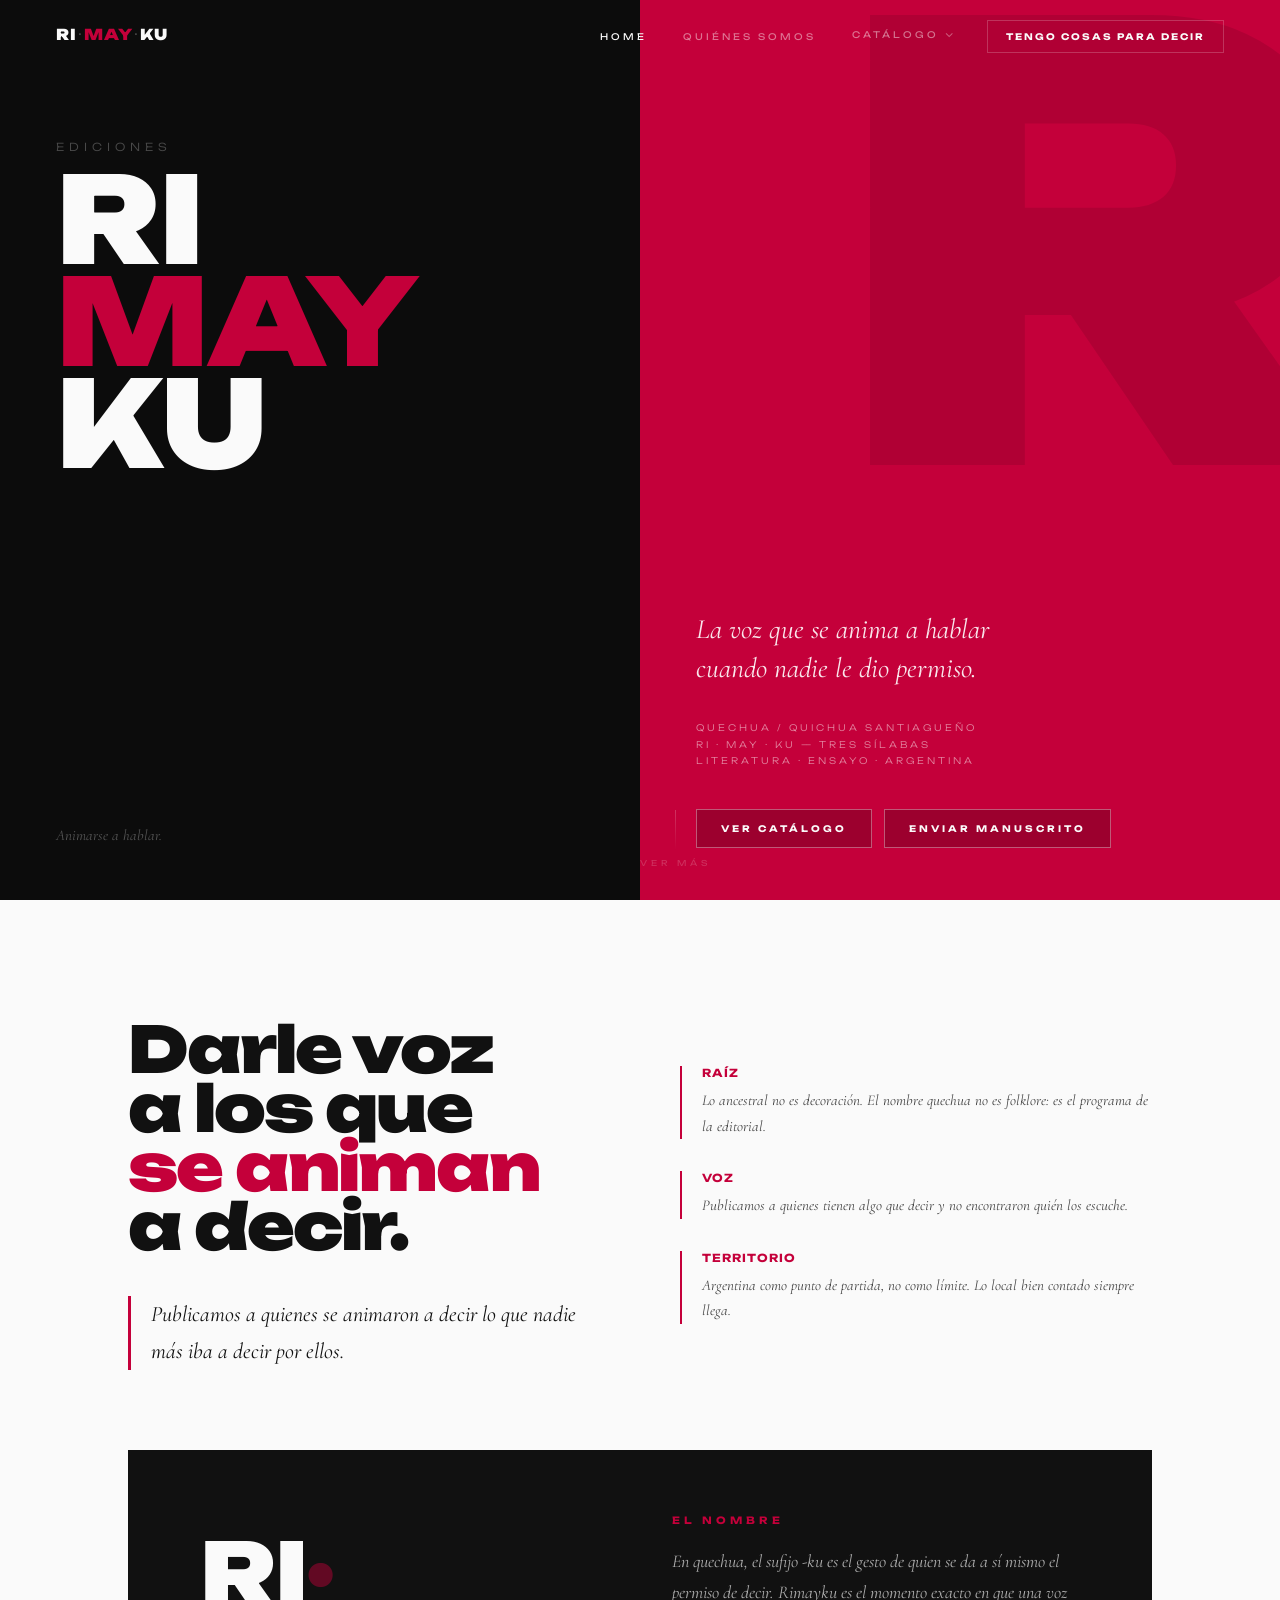
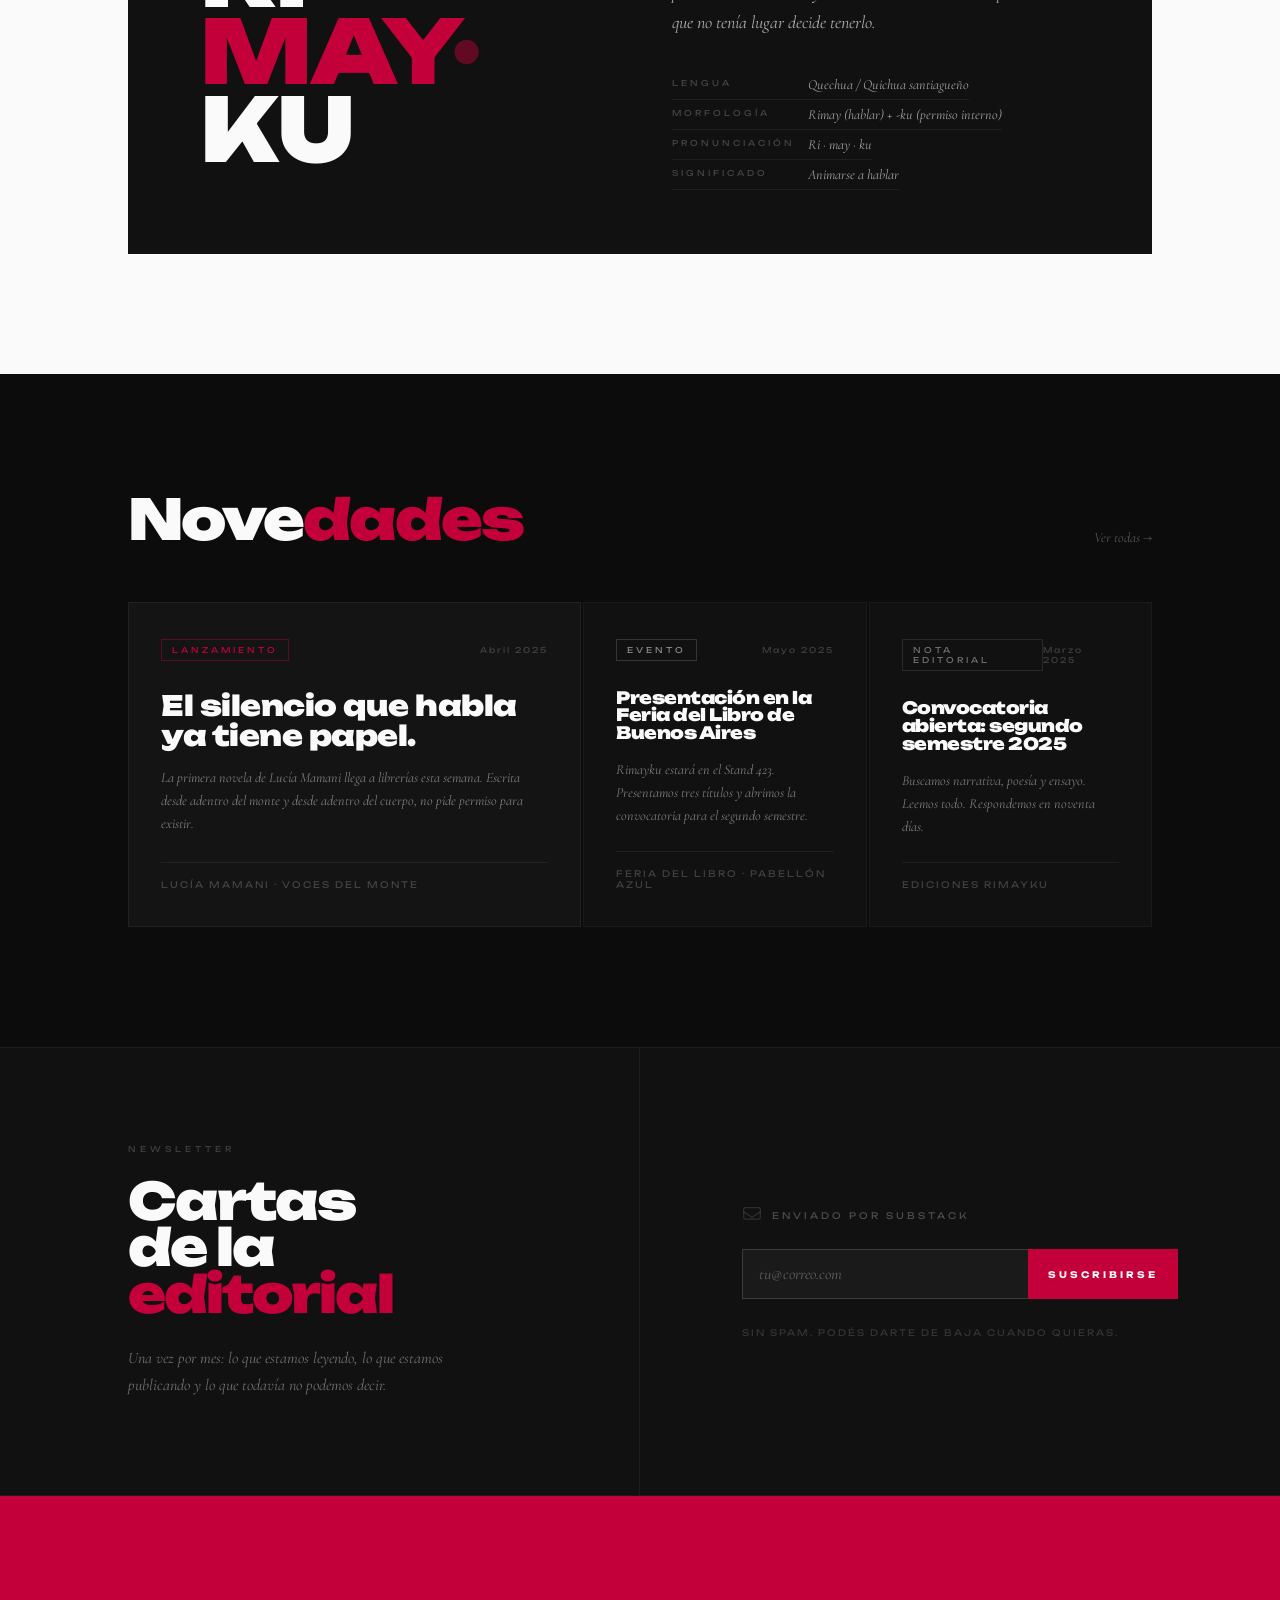
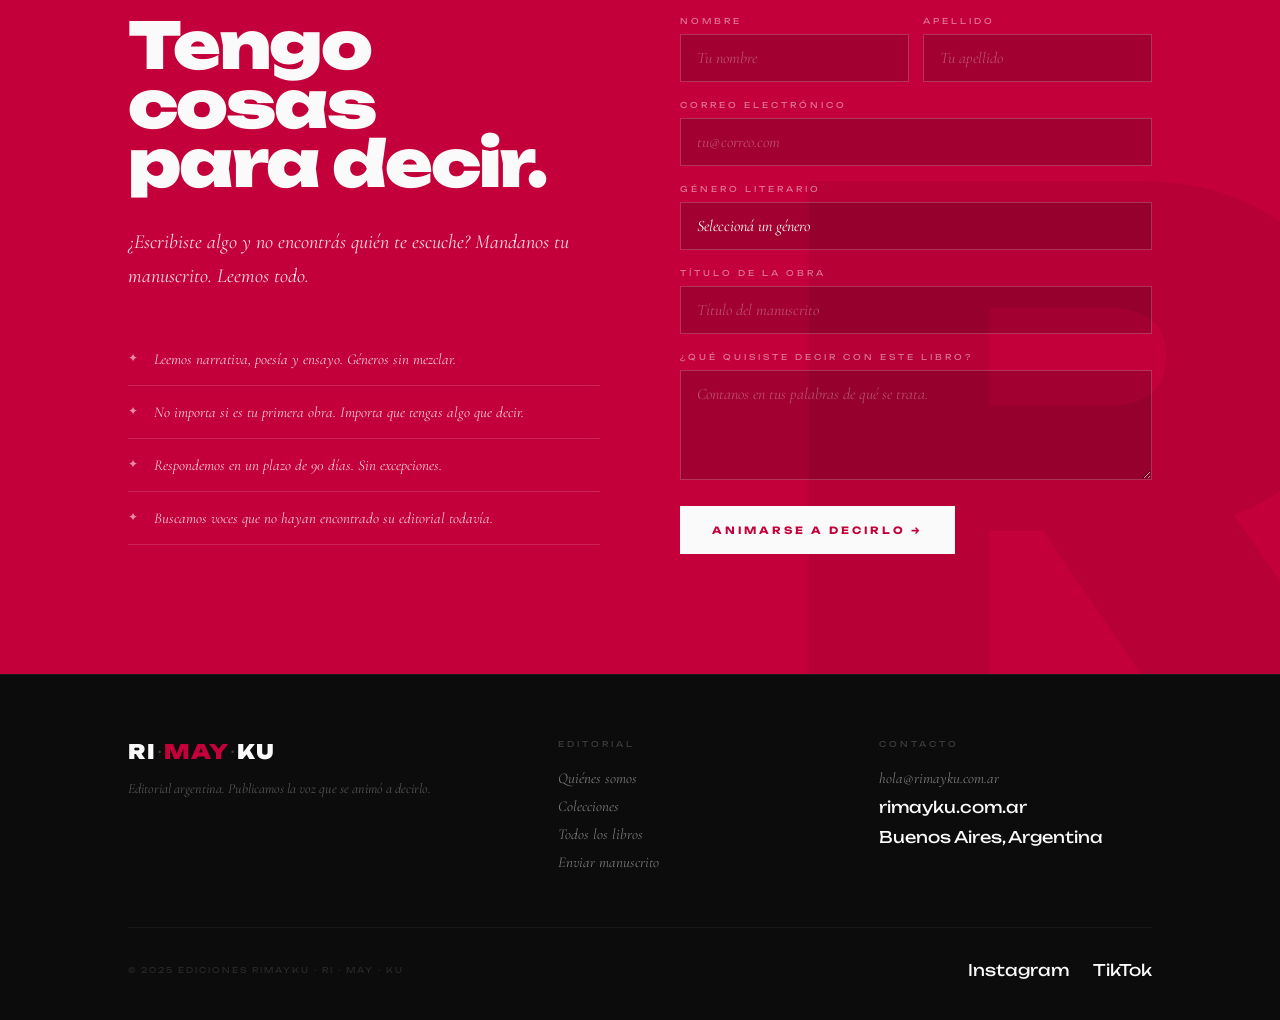
<file: index.html>
<!DOCTYPE html>
<html lang="es">
<head>
<meta charset="UTF-8">
<meta name="viewport" content="width=device-width, initial-scale=1.0">
<title>Ediciones Rimayku — Editorial argentina de narrativa, poesía y ensayo</title>
<meta name="description" content="Ediciones Rimayku es una editorial argentina independiente de narrativa, poesía y ensayo. Publicamos voces que todavía no encontraron su editorial. Buenos Aires.">
<meta property="og:type"        content="website">
<meta property="og:url"         content="https://rimayku.com.ar">
<meta property="og:title"       content="Ediciones Rimayku — Editorial argentina de narrativa, poesía y ensayo">
<meta property="og:description" content="Editorial argentina independiente. Narrativa, poesía y ensayo. Publicamos la voz que se animó a decirlo.">
<meta property="og:image"       content="https://rimayku.com.ar/favicon.png">
<meta name="twitter:card"       content="summary">
<link rel="canonical"           href="https://rimayku.com.ar/">
<link rel="icon" type="image/png" href="favicon.png">
<link rel="shortcut icon" href="favicon.ico">
<link href="https://fonts.googleapis.com/css2?family=Unbounded:wght@300;400;700;900&family=Cormorant+Garamond:ital,wght@0,300;1,300;1,400&display=swap" rel="stylesheet">
<link rel="stylesheet" href="styles.css">
<style>
/* ── HERO ── */
#home {
  min-height: 100vh;
  display: grid;
  grid-template-columns: 1fr 1fr;
  position: relative;
  overflow: hidden;
}

.hero-left {
  background: var(--night);
  display: flex;
  flex-direction: column;
  justify-content: space-between;
  padding: 140px 56px 56px;
  position: relative;
  z-index: 2;
}

.hero-right {
  background: var(--c);
  display: flex;
  flex-direction: column;
  justify-content: flex-end;
  padding: 52px 56px;
  position: relative;
  overflow: hidden;
}
.hero-right::before {
  font-size: 600px;
  color: rgba(0,0,0,0.1);
  right: -80px; top: -60px;
}

.hero-logo-wrap {
  opacity: 0;
  animation: fadeUp 1s ease 0.5s forwards;
}

.hero-sub {
  font-family: var(--ub);
  font-size: 11px; font-weight: 300;
  letter-spacing: 5px; text-transform: uppercase;
  color: rgba(255,255,255,0.25);
  margin-bottom: 14px;
}

.hero-syl {
  font-family: var(--ub);
  font-weight: 900;
  line-height: 0.85;
  letter-spacing: -2px;
}
.hs { display: block; font-size: clamp(72px,10vw,120px); }
.hs-w { color: var(--b); }
.hs-r { color: var(--c); }

.hero-foot {
  font-family: var(--cg);
  font-size: 15px; font-style: italic;
  color: rgba(255,255,255,0.3);
  opacity: 0;
  animation: fadeUp 1s ease 0.8s forwards;
}

.hero-right-content {
  position: relative; z-index: 1;
  opacity: 0;
  animation: fadeUp 1s ease 0.9s forwards;
}

.hero-tagline {
  font-family: var(--cg);
  font-size: clamp(18px,2.5vw,28px);
  font-style: italic; line-height: 1.4;
  color: rgba(255,255,255,0.9);
  margin-bottom: 32px; max-width: 340px;
}

.hero-def {
  font-family: var(--ub);
  font-size: 9px; font-weight: 300;
  letter-spacing: 3px; text-transform: uppercase;
  color: rgba(255,255,255,0.5); line-height: 1.8;
}

.hero-cta-wrap {
  margin-top: 40px;
  display: flex; gap: 12px; flex-wrap: wrap;
}

.btn-outline {
  display: inline-block;
  font-family: var(--ub);
  font-size: 9px; font-weight: 700;
  letter-spacing: 3px; text-transform: uppercase;
  text-decoration: none;
  color: var(--b);
  border: 1px solid rgba(255,255,255,0.35);
  padding: 13px 24px;
  transition: background 0.2s, border-color 0.2s;
  background: rgba(0,0,0,0.2);
}
.btn-outline:hover {
  background: rgba(0,0,0,0.45);
  border-color: rgba(255,255,255,0.8);
}

.scroll-hint {
  position: absolute;
  bottom: 32px; left: 50%;
  transform: translateX(-50%);
  z-index: 10;
  display: flex; flex-direction: column;
  align-items: center; gap: 8px;
  opacity: 0;
  animation: fadeUp 1s ease 1.6s forwards;
}
.scroll-hint span {
  font-size: 8px; letter-spacing: 4px;
  text-transform: uppercase; color: rgba(255,255,255,0.18);
}
.scroll-line {
  width: 1px; height: 40px;
  background: linear-gradient(to bottom, rgba(255,255,255,0.2), transparent);
  animation: scrollPulse 2s ease-in-out 2s infinite;
}

/* ── QUIÉNES SOMOS ── */
#quienes {
  background: var(--b);
  color: var(--n);
  padding: 120px 10vw;
}

.qs-grid {
  display: grid;
  grid-template-columns: 1fr 1fr;
  gap: 80px; align-items: center;
  margin-bottom: 80px;
}

.qs-left h2 {
  font-family: var(--ub);
  font-size: clamp(36px,5vw,64px);
  font-weight: 900;
  line-height: 0.92; letter-spacing: -2px;
  margin-bottom: 40px;
}
.qs-left h2 em { font-style: normal; color: var(--c); }

.qs-quote {
  font-family: var(--cg);
  font-size: clamp(16px,2vw,22px);
  font-style: italic; line-height: 1.7;
  color: var(--n);
  padding-left: 20px;
  border-left: 3px solid var(--c);
}

.qs-right { display: flex; flex-direction: column; gap: 32px; }

.pilar { padding-left: 20px; border-left: 2px solid var(--c); }
.pilar-title {
  font-family: var(--ub);
  font-size: 11px; font-weight: 700;
  letter-spacing: 1px; text-transform: uppercase;
  color: var(--c); margin-bottom: 8px;
}
.pilar-desc {
  font-family: var(--cg);
  font-size: 15px; font-style: italic;
  line-height: 1.7; color: #444;
}

.nombre-strip {
  background: var(--n);
  padding: 64px 72px;
  display: grid;
  grid-template-columns: 1fr 1fr;
  gap: 64px; align-items: center;
}

.nb-syl {
  font-family: var(--ub);
  font-size: clamp(48px,7vw,88px);
  font-weight: 900;
  line-height: 0.88; letter-spacing: -2px;
}
.nb-dot { color: var(--c); opacity: 0.45; }
.nb-word {
  font-family: var(--ub);
  font-size: 10px; font-weight: 700;
  letter-spacing: 4px; text-transform: uppercase;
  color: var(--c); margin-bottom: 20px;
}
.nb-def {
  font-family: var(--cg);
  font-size: 18px; font-style: italic;
  line-height: 1.7; color: rgba(255,255,255,0.65);
  margin-bottom: 32px;
}
.nb-tags { display: flex; flex-direction: column; }
.nb-tag { display: flex; }
.nb-tag-k {
  font-size: 8px; letter-spacing: 3px; text-transform: uppercase;
  color: rgba(255,255,255,0.22); width: 120px; flex-shrink: 0;
  padding: 8px 0; border-bottom: 0.5px solid rgba(255,255,255,0.06);
}
.nb-tag-v {
  font-family: var(--cg);
  font-size: 14px; font-style: italic;
  color: rgba(255,255,255,0.6);
  padding: 6px 0 6px 16px;
  border-bottom: 0.5px solid rgba(255,255,255,0.06);
}

/* ── NOVEDADES ── */
#novedades {
  background: var(--night);
  padding: 120px 10vw;
}

#novedades > .section-header {
  display: flex;
  justify-content: space-between;
  align-items: flex-end;
  margin-bottom: 56px;
}
#novedades h2 {
  font-family: var(--ub);
  font-size: clamp(32px,5vw,56px);
  font-weight: 900;
  letter-spacing: -2px; line-height: 0.92;
  color: var(--b);
}
#novedades h2 em { font-style: normal; color: var(--c); }

.novedades-all {
  font-family: var(--cg);
  font-size: 14px; font-style: italic;
  color: rgba(255,255,255,0.3);
  text-decoration: none;
  transition: color 0.2s;
  white-space: nowrap;
}
.novedades-all:hover { color: var(--c); }

.novedades-grid {
  display: grid;
  grid-template-columns: 1.6fr 1fr 1fr;
  gap: 2px;
}

.novedad-card {
  display: flex;
  flex-direction: column;
  justify-content: space-between;
  padding: 36px 32px;
  min-height: 320px;
  cursor: default;
  transition: background 0.2s;
}

.novedad-card.featured {
  background: rgba(255,255,255,0.03);
  border: 1px solid rgba(255,255,255,0.06);
}
.novedad-card.secondary {
  background: rgba(255,255,255,0.02);
  border: 1px solid rgba(255,255,255,0.04);
}
.novedad-card:hover { background: rgba(255,255,255,0.05); }

.nov-meta {
  display: flex;
  justify-content: space-between;
  align-items: center;
  margin-bottom: 28px;
}
.nov-tag {
  font-size: 8px; letter-spacing: 3px; text-transform: uppercase;
  padding: 5px 10px; border: 1px solid;
}
.nov-tag.lanzamiento { color: var(--c); border-color: rgba(196,0,58,0.4); }
.nov-tag.evento { color: rgba(255,255,255,0.5); border-color: rgba(255,255,255,0.15); }
.nov-tag.editorial { color: rgba(255,255,255,0.4); border-color: rgba(255,255,255,0.1); }

.nov-date {
  font-size: 8px; letter-spacing: 2px;
  color: rgba(255,255,255,0.2);
}

.nov-title {
  font-family: var(--ub);
  font-weight: 900;
  letter-spacing: -0.5px; line-height: 1.05;
  color: var(--b);
  margin-bottom: 16px;
}
.nov-title.large { font-size: clamp(20px,2.5vw,28px); }
.nov-title.small { font-size: 17px; }

.nov-excerpt {
  font-family: var(--cg);
  font-size: 14px; font-style: italic;
  line-height: 1.65; color: rgba(255,255,255,0.45);
  flex-grow: 1;
  margin-bottom: 24px;
}

.nov-author {
  font-size: 9px; letter-spacing: 2px; text-transform: uppercase;
  color: rgba(255,255,255,0.2);
  border-top: 1px solid rgba(255,255,255,0.06);
  padding-top: 16px;
}

/* ── MANUSCRITO ── */
#manuscrito {
  background: var(--c);
  padding: 120px 10vw;
  position: relative;
  overflow: hidden;
}
#manuscrito::before {
  font-size: 700px;
  color: rgba(0,0,0,0.07);
  right: -100px; bottom: -120px;
}

.ms-grid {
  display: grid;
  grid-template-columns: 1fr 1fr;
  gap: 80px; align-items: start;
  position: relative; z-index: 1;
}

.ms-left h2 {
  font-family: var(--ub);
  font-size: clamp(36px,5vw,64px);
  font-weight: 900;
  line-height: 0.92; letter-spacing: -2px;
  color: var(--b); margin-bottom: 32px;
}

.ms-copy {
  font-family: var(--cg);
  font-size: clamp(16px,2vw,20px);
  font-style: italic; line-height: 1.7;
  color: rgba(255,255,255,0.85); margin-bottom: 40px;
}

.ms-conditions { display: flex; flex-direction: column; }
.ms-cond {
  display: flex; gap: 16px; align-items: flex-start;
  padding: 14px 0;
  border-bottom: 1px solid rgba(255,255,255,0.14);
}
.ms-cond-icon { color: rgba(255,255,255,0.55); font-size: 12px; flex-shrink: 0; margin-top: 3px; }
.ms-cond-text {
  font-family: var(--cg);
  font-size: 15px; font-style: italic;
  line-height: 1.6; color: rgba(255,255,255,0.8);
}

.ms-form { display: flex; flex-direction: column; gap: 18px; }

.form-field { display: flex; flex-direction: column; gap: 8px; }
.form-field label {
  font-size: 8px; letter-spacing: 3px;
  text-transform: uppercase; color: rgba(255,255,255,0.45);
}
.form-field input,
.form-field textarea,
.form-field select {
  font-family: var(--cg);
  font-size: 16px; font-style: italic;
  color: var(--b);
  background: rgba(0,0,0,0.18);
  border: 1px solid rgba(255,255,255,0.2);
  padding: 13px 16px; outline: none;
  transition: border-color 0.2s;
  -webkit-appearance: none; appearance: none;
}
.form-field input::placeholder,
.form-field textarea::placeholder { color: rgba(255,255,255,0.3); }
.form-field input:focus,
.form-field textarea:focus,
.form-field select:focus { border-color: rgba(255,255,255,0.65); }
.form-field textarea { resize: vertical; min-height: 110px; }
.form-field select option { background: #1a0010; color: var(--b); }

.form-row { display: grid; grid-template-columns: 1fr 1fr; gap: 14px; }

.form-submit {
  font-family: var(--ub);
  font-size: 10px; font-weight: 700;
  letter-spacing: 3px; text-transform: uppercase;
  color: var(--c); background: var(--b);
  border: none; padding: 18px 32px;
  cursor: pointer; align-self: flex-start;
  margin-top: 8px;
  transition: background 0.2s, color 0.2s;
}
.form-submit:hover { background: var(--n); color: var(--b); }
.form-submit:disabled {
  background: rgba(0,0,0,0.25);
  color: rgba(255,255,255,0.5);
  cursor: default;
}
.form-status {
  font-family: var(--cg);
  font-size: 16px; line-height: 1.4;
  font-style: italic;
  margin-top: 12px;
}
.form-status.ok  { color: var(--c); }
.form-status.err { color: rgba(0,0,0,0.7); }

/* ── NEWSLETTER ── */
#newsletter {
  background: var(--n);
  padding: 0;
  border-top: 1px solid rgba(255,255,255,0.05);
  border-bottom: 1px solid rgba(255,255,255,0.05);
}

.nl-inner {
  display: grid;
  grid-template-columns: 1fr 1fr;
}

.nl-left {
  padding: 96px 10vw 96px 10vw;
  background: var(--n);
  border-right: 1px solid rgba(255,255,255,0.05);
}

.nl-label {
  font-size: 8px; letter-spacing: 4px; text-transform: uppercase;
  color: rgba(255,255,255,0.2); margin-bottom: 24px;
}

.nl-title {
  font-family: var(--ub);
  font-size: clamp(32px,4vw,52px);
  font-weight: 900;
  letter-spacing: -2px; line-height: 0.9;
  color: var(--b); margin-bottom: 28px;
}
.nl-title em { font-style: normal; color: var(--c); }

.nl-desc {
  font-family: var(--cg);
  font-size: 16px; font-style: italic;
  line-height: 1.7; color: rgba(255,255,255,0.4);
  max-width: 320px;
}

.nl-right {
  padding: 96px 8vw 96px 8vw;
  display: flex; flex-direction: column; justify-content: center; gap: 24px;
}

.nl-platform {
  display: flex; align-items: center; gap: 10px;
  font-size: 9px; letter-spacing: 3px; text-transform: uppercase;
  color: rgba(255,255,255,0.25);
}

/* Newsletter form */
.nl-form {
  display: flex;
  gap: 0;
}
.nl-input {
  font-family: var(--cg);
  font-size: 16px; font-style: italic;
  color: var(--b);
  background: rgba(255,255,255,0.04);
  border: 1px solid rgba(255,255,255,0.15);
  border-right: none;
  padding: 14px 16px;
  outline: none;
  flex: 1;
  min-width: 0;
  transition: border-color 0.2s;
}
.nl-input::placeholder { color: rgba(255,255,255,0.3); }
.nl-input:focus { border-color: rgba(255,255,255,0.5); }
.nl-btn {
  font-family: var(--ub);
  font-size: 9px; font-weight: 700;
  letter-spacing: 3px; text-transform: uppercase;
  color: var(--b);
  background: var(--c);
  border: none;
  padding: 14px 20px;
  cursor: pointer;
  white-space: nowrap;
  transition: background 0.2s;
}
.nl-btn:hover { background: #a0002e; }

.nl-disclaimer {
  font-size: 9px; letter-spacing: 2px; text-transform: uppercase;
  color: rgba(255,255,255,0.15); margin-top: 4px;
}

/* ── RESPONSIVE HOME ── */
@media (max-width: 900px) {
  #home { grid-template-columns: 1fr; }
  .hero-left { padding: 120px 24px 48px; }
  .hero-right { min-height: 50vh; padding: 40px 24px; }

  #quienes { padding: 80px 6vw; }
  .qs-grid { grid-template-columns: 1fr; gap: 48px; }
  .nombre-strip { grid-template-columns: 1fr; padding: 48px 24px; gap: 36px; }

  #novedades { padding: 80px 6vw; }
  .novedades-grid { grid-template-columns: 1fr; }

  .nl-inner { grid-template-columns: 1fr; }
  .nl-left { padding: 64px 6vw; border-right: none; border-bottom: 1px solid rgba(255,255,255,0.05); }
  .nl-right { padding: 48px 6vw; }
  .novedad-card { min-height: auto; }
  #novedades > .section-header { flex-direction: column; align-items: flex-start; gap: 12px; }

  #manuscrito { padding: 80px 6vw; }
  .ms-grid { grid-template-columns: 1fr; gap: 48px; }
  .form-row { grid-template-columns: 1fr; }
}
</style>
<script type="application/ld+json">
{
  "@context": "https://schema.org",
  "@type": "Organization",
  "name": "Ediciones Rimayku",
  "url": "https://rimayku.com.ar",
  "logo": "https://rimayku.com.ar/favicon.png",
  "description": "Editorial argentina independiente de narrativa, poesía y ensayo. Publicamos voces que todavía no encontraron su editorial.",
  "address": {
    "@type": "PostalAddress",
    "addressLocality": "Buenos Aires",
    "addressCountry": "AR"
  },
  "contactPoint": {
    "@type": "ContactPoint",
    "email": "hola@rimayku.com.ar",
    "contactType": "editorial"
  },
  "sameAs": []
}
</script>
<script type="application/ld+json">
{
  "@context": "https://schema.org",
  "@type": "WebSite",
  "name": "Ediciones Rimayku",
  "url": "https://rimayku.com.ar",
  "description": "Editorial argentina de narrativa, poesía y ensayo"
}
</script>
</head>
<body>

<!-- ══ MOBILE MENU ══ -->
<div class="mobile-menu" id="mobileMenu">
  <span class="mobile-close" id="mobileClose">✕</span>
  <a href="#home" onclick="closeMobile()">Home</a>
  <a href="#quienes" onclick="closeMobile()">Quiénes somos</a>
  <a href="catalogo/colecciones.html" onclick="closeMobile()">Colecciones</a>
  <a href="catalogo/libros.html" onclick="closeMobile()">Todos los libros</a>
  <a href="catalogo/autores.html" onclick="closeMobile()">Autores</a>
  <a href="#manuscrito" onclick="closeMobile()">Tengo cosas para decir</a>
</div>

<!-- ══ NAV ══ -->
<nav id="nav">
  <a href="index.html" class="nav-logo">
    <span class="sil">RI</span><span class="sil-dot">·</span><span class="sil-accent">MAY</span><span class="sil-dot">·</span><span class="sil">KU</span>
  </a>
  <ul class="nav-links">
    <li><a href="#home" class="active">Home</a></li>
    <li><a href="#quienes">Quiénes somos</a></li>
    <li class="nav-item-dropdown" id="dropdownItem">
      <a href="catalogo/colecciones.html" class="dropdown-toggle" id="dropdownToggle">
        Catálogo <span class="dropdown-arrow" id="dropdownArrow"></span>
      </a>
      <div class="dropdown-menu" id="dropdownMenu">
        <a href="catalogo/colecciones.html">Colecciones</a>
        <a href="catalogo/libros.html">Todos los libros</a>
        <a href="catalogo/autores.html">Autores</a>
      </div>
    </li>
    <li><a href="#manuscrito" class="nav-cta">Tengo cosas para decir</a></li>
  </ul>
  <div class="nav-hamburger" id="hamburger">
    <span></span><span></span><span></span>
  </div>
</nav>

<!-- ══ HOME ══ -->
<section id="home">
  <div class="hero-left">
    <div class="hero-logo-wrap">
      <div class="hero-sub">Ediciones</div>
      <div class="hero-syl">
        <span class="hs hs-w">RI</span>
        <span class="hs hs-r">MAY</span>
        <span class="hs hs-w">KU</span>
      </div>
    </div>
    <div class="hero-foot">Animarse a hablar.</div>
  </div>

  <div class="hero-right deco-r">
    <div class="hero-right-content">
      <div class="hero-tagline">La voz que se anima a hablar cuando nadie le dio permiso.</div>
      <div class="hero-def">
        Quechua / Quichua santiagueño<br>
        Ri · may · ku — tres sílabas<br>
        Literatura · Ensayo · Argentina
      </div>
      <div class="hero-cta-wrap">
        <a href="catalogo/colecciones.html" class="btn-outline">Ver catálogo</a>
        <a href="#manuscrito" class="btn-outline">Enviar manuscrito</a>
      </div>
    </div>
  </div>

  <div class="scroll-hint">
    <div class="scroll-line"></div>
    <span>Ver más</span>
  </div>
</section>

<!-- ══ QUIÉNES SOMOS ══ -->
<section id="quienes">
  <div class="qs-grid">
    <div class="qs-left reveal">
      <h2>Darle voz<br>a los que<br><em>se animan</em><br>a decir.</h2>
      <div class="qs-quote">Publicamos a quienes se animaron a decir lo que nadie más iba a decir por ellos.</div>
    </div>
    <div class="qs-right reveal reveal-d2">
      <div class="pilar">
        <div class="pilar-title">Raíz</div>
        <div class="pilar-desc">Lo ancestral no es decoración. El nombre quechua no es folklore: es el programa de la editorial.</div>
      </div>
      <div class="pilar">
        <div class="pilar-title">Voz</div>
        <div class="pilar-desc">Publicamos a quienes tienen algo que decir y no encontraron quién los escuche.</div>
      </div>
      <div class="pilar">
        <div class="pilar-title">Territorio</div>
        <div class="pilar-desc">Argentina como punto de partida, no como límite. Lo local bien contado siempre llega.</div>
      </div>
    </div>
  </div>

  <div class="nombre-strip reveal">
    <div class="nb-syl">
      <span style="color:var(--b);">RI</span><span class="nb-dot">·</span><br>
      <span style="color:var(--c);">MAY</span><span class="nb-dot">·</span><br>
      <span style="color:var(--b);">KU</span>
    </div>
    <div>
      <div class="nb-word">El nombre</div>
      <div class="nb-def">En quechua, el sufijo -ku es el gesto de quien se da a sí mismo el permiso de decir. Rimayku es el momento exacto en que una voz que no tenía lugar decide tenerlo.</div>
      <div class="nb-tags">
        <div class="nb-tag"><div class="nb-tag-k">Lengua</div><div class="nb-tag-v">Quechua / Quichua santiagueño</div></div>
        <div class="nb-tag"><div class="nb-tag-k">Morfología</div><div class="nb-tag-v">Rimay (hablar) + -ku (permiso interno)</div></div>
        <div class="nb-tag"><div class="nb-tag-k">Pronunciación</div><div class="nb-tag-v">Ri · may · ku</div></div>
        <div class="nb-tag"><div class="nb-tag-k">Significado</div><div class="nb-tag-v">Animarse a hablar</div></div>
      </div>
    </div>
  </div>
</section>

<!-- ══ NOVEDADES ══ -->
<section id="novedades">
  <div class="section-header reveal">
    <h2>Nove<em>dades</em></h2>
    <a href="#" class="novedades-all">Ver todas →</a>
  </div>

  <div class="novedades-grid" id="novedadesGrid"></div>
</section>

<!-- ══ NEWSLETTER ══ -->
<section id="newsletter">
  <div class="nl-inner">
    <div class="nl-left reveal">
      <div class="nl-label">Newsletter</div>
      <h2 class="nl-title">Cartas<br>de la<br><em>editorial</em></h2>
      <div class="nl-desc">Una vez por mes: lo que estamos leyendo, lo que estamos publicando y lo que todavía no podemos decir.</div>
    </div>
    <div class="nl-right reveal reveal-d2">
      <div class="nl-platform">
        <svg width="20" height="20" viewBox="0 0 24 24" fill="none" style="flex-shrink:0;opacity:0.5;">
          <rect x="2" y="3" width="20" height="14" rx="2" stroke="currentColor" stroke-width="1.5"/>
          <path d="M2 8l10 7 10-7" stroke="currentColor" stroke-width="1.5"/>
        </svg>
        <span>Enviado por Substack</span>
      </div>
      <form class="nl-form" onsubmit="submitNewsletter(event)">
        <input class="nl-input" id="nlEmail" type="email" placeholder="tu@correo.com" required>
        <button class="nl-btn" type="submit">Suscribirse</button>
      </form>
      <div class="nl-disclaimer">Sin spam. Podés darte de baja cuando quieras.</div>
    </div>
  </div>
</section>

<!-- ══ TENGO COSAS PARA DECIR ══ -->
<section id="manuscrito" class="deco-r">
  <div class="ms-grid">
    <div class="ms-left reveal">
      <h2>Tengo cosas<br>para decir.</h2>
      <div class="ms-copy">¿Escribiste algo y no encontrás quién te escuche? Mandanos tu manuscrito. Leemos todo.</div>
      <div class="ms-conditions">
        <div class="ms-cond">
          <div class="ms-cond-icon">✦</div>
          <div class="ms-cond-text">Leemos narrativa, poesía y ensayo. Géneros sin mezclar.</div>
        </div>
        <div class="ms-cond">
          <div class="ms-cond-icon">✦</div>
          <div class="ms-cond-text">No importa si es tu primera obra. Importa que tengas algo que decir.</div>
        </div>
        <div class="ms-cond">
          <div class="ms-cond-icon">✦</div>
          <div class="ms-cond-text">Respondemos en un plazo de 90 días. Sin excepciones.</div>
        </div>
        <div class="ms-cond">
          <div class="ms-cond-icon">✦</div>
          <div class="ms-cond-text">Buscamos voces que no hayan encontrado su editorial todavía.</div>
        </div>
      </div>
    </div>

    <div class="ms-right reveal reveal-d2">
      <form id="manuscritoForm" class="ms-form" onsubmit="handleSubmit(event)">
        <div class="form-row">
          <div class="form-field">
            <label>Nombre</label>
            <input type="text" name="nombre" placeholder="Tu nombre" required>
          </div>
          <div class="form-field">
            <label>Apellido</label>
            <input type="text" name="apellido" placeholder="Tu apellido" required>
          </div>
        </div>
        <div class="form-field">
          <label>Correo electrónico</label>
          <input type="email" name="email" placeholder="tu@correo.com" required>
        </div>
        <div class="form-field">
          <label>Género literario</label>
          <select name="genero" required>
            <option value="" disabled selected>Seleccioná un género</option>
            <option>Narrativa</option>
            <option>Poesía</option>
            <option>Ensayo</option>
            <option>No ficción</option>
          </select>
        </div>
        <div class="form-field">
          <label>Título de la obra</label>
          <input type="text" name="titulo" placeholder="Título del manuscrito" required>
        </div>
        <div class="form-field">
          <label>¿Qué quisiste decir con este libro?</label>
          <textarea name="sinopsis" placeholder="Contanos en tus palabras de qué se trata." required></textarea>
        </div>
        <button type="submit" class="form-submit" id="submitBtn">Animarse a decirlo →</button>
        <div id="formStatus" class="form-status" hidden></div>
      </form>
    </div>
  </div>
</section>

<!-- ══ FOOTER ══ -->
<footer>
  <div class="footer-top">
    <div>
      <div class="footer-logo">
        <span class="sil">RI</span><span class="sil-dot">·</span><span class="sil-accent">MAY</span><span class="sil-dot">·</span><span class="sil">KU</span>
      </div>
      <div class="footer-tagline">Editorial argentina. Publicamos la voz que se animó a decirlo.</div>
    </div>
    <div>
      <div class="footer-col-title">Editorial</div>
      <div class="footer-links">
        <a href="#quienes">Quiénes somos</a>
        <a href="catalogo/colecciones.html">Colecciones</a>
        <a href="catalogo/libros.html">Todos los libros</a>
        <a href="#manuscrito">Enviar manuscrito</a>
      </div>
    </div>
    <div>
      <div class="footer-col-title">Contacto</div>
      <div class="footer-links">
        <a href="mailto:hola@rimayku.com.ar">hola@rimayku.com.ar</a>
        <span class="footer-links">rimayku.com.ar</span><!-- TODO: link cuando el dominio esté activo -->
        <span class="footer-links">Buenos Aires, Argentina</span>
      </div>
    </div>
  </div>
  <div class="footer-bottom">
    <div class="footer-copy">© 2025 Ediciones Rimayku · Ri · may · ku</div>
    <div class="footer-social">
      <!-- TODO: reemplazar con URLs reales de redes sociales -->
      <span>Instagram</span>
      <span>TikTok</span>
    </div>
  </div>
</footer>

<script src="js/site.js"></script>
<script>
// Novedades desde JSON
const TIPO_LABELS = { lanzamiento: 'Lanzamiento', evento: 'Evento', editorial: 'Nota editorial' };
const NOV_DELAYS = ['', 'reveal-d1', 'reveal-d2'];

function renderNovedades(items) {
  const grid = document.getElementById('novedadesGrid');
  grid.innerHTML = items.map((n, i) => {
    const featured = n.destacada;
    return `
      <div class="novedad-card ${featured ? 'featured' : 'secondary'} reveal ${NOV_DELAYS[i]}">
        <div class="nov-meta">
          <span class="nov-tag ${n.tipo}">${TIPO_LABELS[n.tipo]}</span>
          <span class="nov-date">${n.fecha}</span>
        </div>
        <div>
          <div class="nov-title ${featured ? 'large' : 'small'}">${n.titulo}</div>
          <div class="nov-excerpt">${n.excerpt}</div>
        </div>
        <div class="nov-author">${n.autor_pie}</div>
      </div>`;
  }).join('');
  grid.querySelectorAll('.reveal').forEach(el => observer.observe(el));
}

fetch('content/novedades.json')
  .then(r => r.json())
  .then(data => renderNovedades(data.items))
  .catch(() => {});

// Form
const FORMSPREE_ENDPOINT = 'https://formspree.io/f/xwvadnnq';

async function handleSubmit(e) {
  e.preventDefault();
  const form = e.target;
  const btn = document.getElementById('submitBtn');
  const status = document.getElementById('formStatus');
  const original = btn.textContent;

  btn.disabled = true;
  btn.textContent = 'Enviando…';
  status.hidden = true;

  try {
    const res = await fetch(FORMSPREE_ENDPOINT, {
      method: 'POST',
      headers: { Accept: 'application/json' },
      body: new FormData(form),
    });
    if (!res.ok) throw new Error('Formspree respondió con error');
    btn.textContent = 'Manuscrito recibido ✦';
    status.textContent = 'Gracias. Te respondemos en un plazo de 90 días.';
    status.className = 'form-status ok';
    status.hidden = false;
    form.reset();
  } catch (err) {
    btn.disabled = false;
    btn.textContent = original;
    status.textContent = 'No pudimos enviar tu manuscrito. Probá de nuevo o escribinos a hola@rimayku.com.ar';
    status.className = 'form-status err';
    status.hidden = false;
  }
}
</script>

<script>
function submitNewsletter(e) {
  e.preventDefault();
  const email = encodeURIComponent(document.getElementById('nlEmail').value);
  window.open('https://rimayku.substack.com?email=' + email, '_blank');
}
</script>
</body>
</html>
</file>
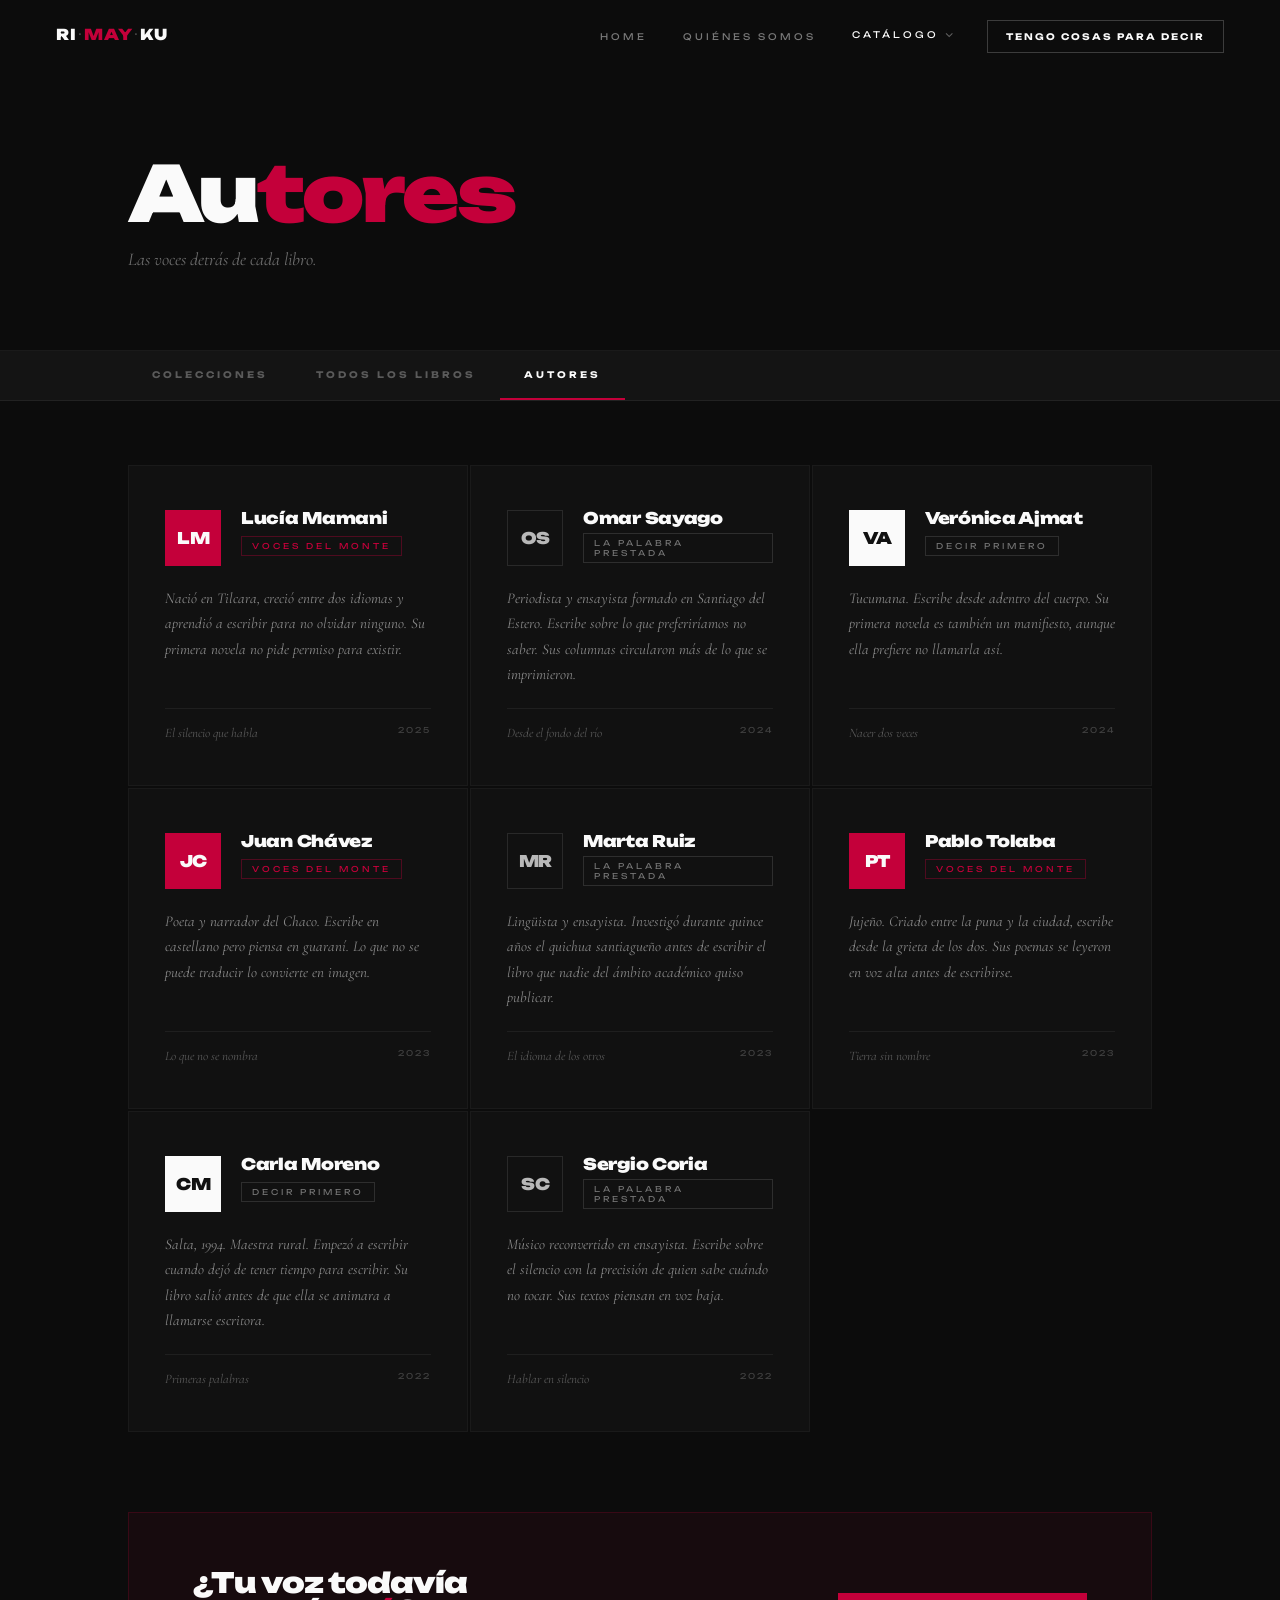
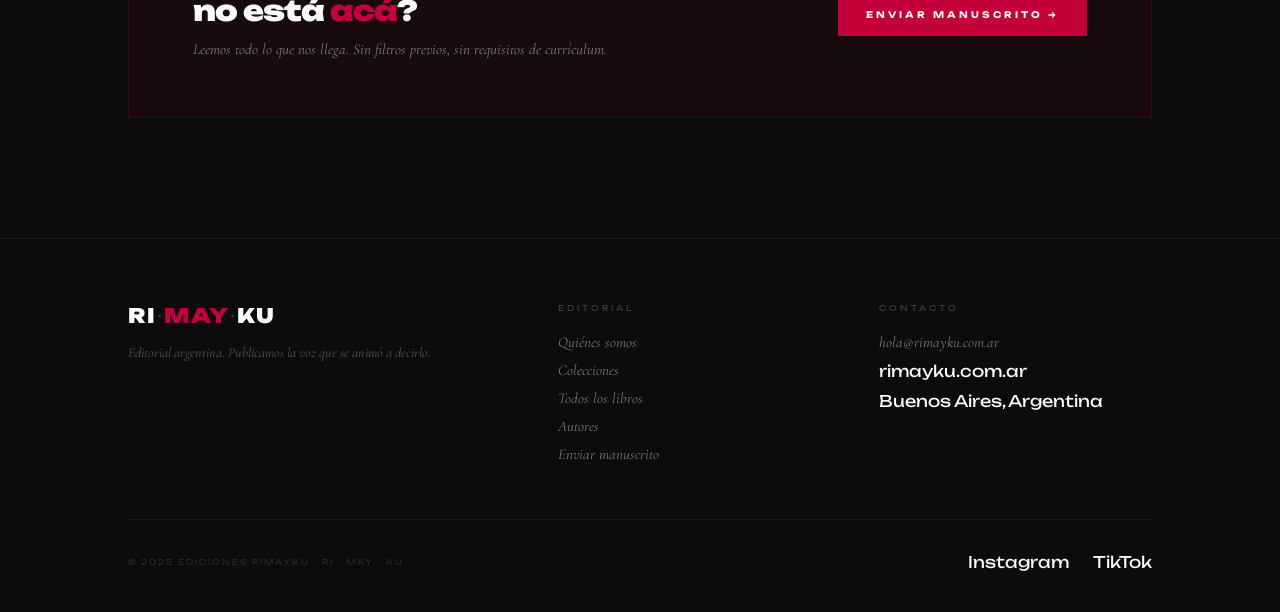
<file: catalogo/autores.html>
<!DOCTYPE html>
<html lang="es">
<head>
<meta charset="UTF-8">
<meta name="viewport" content="width=device-width, initial-scale=1.0">
<title>Autores — Ediciones Rimayku</title>
<meta name="description" content="Los autores de Ediciones Rimayku. Narrativa, poesía y ensayo de voces argentinas e iberoamericanas.">
<meta property="og:type"        content="website">
<meta property="og:url"         content="https://rimayku.com.ar/catalogo/autores.html">
<meta property="og:title"       content="Autores — Ediciones Rimayku">
<meta property="og:description" content="Los autores de Ediciones Rimayku.">
<meta property="og:image"       content="https://rimayku.com.ar/favicon.png">
<meta name="twitter:card"       content="summary">
<link rel="canonical"           href="https://rimayku.com.ar/catalogo/autores.html">
<link rel="icon" type="image/png" href="../favicon.png">
<link rel="shortcut icon" href="../favicon.ico">
<link href="https://fonts.googleapis.com/css2?family=Unbounded:wght@300;400;700;900&family=Cormorant+Garamond:ital,wght@0,300;1,300;1,400&display=swap" rel="stylesheet">
<link rel="stylesheet" href="../styles.css">
<style>
.autores-section {
  padding: 64px 10vw 120px;
}

.autores-grid {
  display: grid;
  grid-template-columns: repeat(3, 1fr);
  gap: 2px;
  margin-bottom: 80px;
}

.autor-card {
  padding: 44px 36px;
  background: rgba(255,255,255,0.02);
  border: 1px solid rgba(255,255,255,0.04);
  display: flex;
  flex-direction: column;
  gap: 20px;
  transition: background 0.2s, border-color 0.2s;
  cursor: default;
}
.autor-card:hover {
  background: rgba(255,255,255,0.04);
  border-color: rgba(255,255,255,0.08);
}

.autor-header { display: flex; gap: 20px; align-items: flex-start; }

.autor-initials {
  width: 56px; height: 56px;
  flex-shrink: 0;
  display: flex; align-items: center; justify-content: center;
  font-family: var(--ub);
  font-weight: 900; font-size: 16px;
  letter-spacing: -0.5px;
}

.autor-meta {}
.autor-name {
  font-family: var(--ub);
  font-weight: 900;
  font-size: 16px; letter-spacing: -0.3px;
  color: var(--b);
  margin-bottom: 6px;
  line-height: 1.1;
}
.autor-coleccion {
  font-size: 8px; letter-spacing: 3px;
  text-transform: uppercase;
  padding: 4px 10px;
  border: 1px solid;
  display: inline-block;
}

.autor-bio {
  font-family: var(--cg);
  font-size: 15px; font-style: italic;
  line-height: 1.7;
  color: rgba(255,255,255,0.5);
  flex-grow: 1;
}

.autor-libros {
  border-top: 1px solid rgba(255,255,255,0.06);
  padding-top: 16px;
  display: flex;
  flex-direction: column;
  gap: 6px;
}
.autor-libro-item {
  font-family: var(--cg);
  font-size: 13px; font-style: italic;
  color: rgba(255,255,255,0.3);
  display: flex;
  justify-content: space-between;
}
.autor-libro-item span {
  font-family: var(--ub);
  font-size: 8px; font-style: normal;
  letter-spacing: 2px;
  color: rgba(255,255,255,0.2);
}

/* Colección color codes */
.col-voces .autor-initials    { background: var(--c); color: var(--b); }
.col-voces .autor-coleccion   { color: var(--c); border-color: rgba(196,0,58,0.35); }

.col-palabra .autor-initials  { background: var(--n); color: rgba(255,255,255,0.7); border: 1px solid rgba(255,255,255,0.1); }
.col-palabra .autor-coleccion { color: rgba(255,255,255,0.4); border-color: rgba(255,255,255,0.12); }

.col-decir .autor-initials    { background: var(--b); color: var(--n); }
.col-decir .autor-coleccion   { color: rgba(255,255,255,0.4); border-color: rgba(255,255,255,0.12); }

/* CTA convocatoria */
.autores-cta {
  background: rgba(196,0,58,0.06);
  border: 1px solid rgba(196,0,58,0.2);
  padding: 56px 64px;
  display: grid;
  grid-template-columns: 1fr auto;
  gap: 40px;
  align-items: center;
}

.autores-cta-title {
  font-family: var(--ub);
  font-size: clamp(20px,2.5vw,28px);
  font-weight: 900;
  letter-spacing: -1px; line-height: 1;
  color: var(--b); margin-bottom: 12px;
}
.autores-cta-title em { font-style: normal; color: var(--c); }

.autores-cta-desc {
  font-family: var(--cg);
  font-size: 15px; font-style: italic;
  color: rgba(255,255,255,0.45); line-height: 1.6;
}

.btn-cta-red {
  display: inline-block;
  font-family: var(--ub);
  font-size: 9px; font-weight: 700;
  letter-spacing: 3px; text-transform: uppercase;
  text-decoration: none;
  color: var(--b);
  background: var(--c);
  padding: 16px 28px;
  white-space: nowrap;
  transition: background 0.2s;
}
.btn-cta-red:hover { background: #a0002e; }

@media (max-width: 1100px) {
  .autores-grid { grid-template-columns: repeat(2, 1fr); }
}
@media (max-width: 900px) {
  .autores-section { padding: 40px 6vw 80px; }
  .autores-grid { grid-template-columns: 1fr; }
  .autores-cta { grid-template-columns: 1fr; padding: 36px 28px; gap: 28px; }
}
</style>
</head>
<body>

<!-- ══ MOBILE MENU ══ -->
<div class="mobile-menu" id="mobileMenu">
  <span class="mobile-close" id="mobileClose">✕</span>
  <a href="../index.html" onclick="closeMobile()">Home</a>
  <a href="../index.html#quienes" onclick="closeMobile()">Quiénes somos</a>
  <a href="colecciones.html" onclick="closeMobile()">Colecciones</a>
  <a href="libros.html" onclick="closeMobile()">Todos los libros</a>
  <a href="autores.html" onclick="closeMobile()">Autores</a>
  <a href="../index.html#manuscrito" onclick="closeMobile()">Tengo cosas para decir</a>
</div>

<!-- ══ NAV ══ -->
<nav id="nav" class="scrolled">
  <a href="../index.html" class="nav-logo">
    <span class="sil">RI</span><span class="sil-dot">·</span><span class="sil-accent">MAY</span><span class="sil-dot">·</span><span class="sil">KU</span>
  </a>
  <ul class="nav-links">
    <li><a href="../index.html">Home</a></li>
    <li><a href="../index.html#quienes">Quiénes somos</a></li>
    <li class="nav-item-dropdown" id="dropdownItem">
      <a href="colecciones.html" class="dropdown-toggle active" id="dropdownToggle">
        Catálogo <span class="dropdown-arrow"></span>
      </a>
      <div class="dropdown-menu" id="dropdownMenu">
        <a href="colecciones.html">Colecciones</a>
        <a href="libros.html">Todos los libros</a>
        <a href="autores.html" class="active">Autores</a>
      </div>
    </li>
    <li><a href="../index.html#manuscrito" class="nav-cta">Tengo cosas para decir</a></li>
  </ul>
  <div class="nav-hamburger" id="hamburger">
    <span></span><span></span><span></span>
  </div>
</nav>

<!-- ══ PAGE HERO ══ -->
<div class="page-hero">
  <h1 class="reveal">Au<em>tores</em></h1>
  <p class="reveal reveal-d1">Las voces detrás de cada libro.</p>
</div>

<!-- ══ CATALOG SUB-NAV ══ -->
<div class="catalog-subnav">
  <a href="colecciones.html">Colecciones</a>
  <a href="libros.html">Todos los libros</a>
  <a href="autores.html" class="active">Autores</a>
</div>

<!-- ══ AUTORES ══ -->
<div class="autores-section">

  <div class="autores-grid" id="autoresGrid"></div>

  <div class="autores-cta reveal">
    <div>
      <div class="autores-cta-title">¿Tu voz todavía<br>no está <em>acá</em>?</div>
      <div class="autores-cta-desc">Leemos todo lo que nos llega. Sin filtros previos, sin requisitos de currículum.</div>
    </div>
    <a href="../index.html#manuscrito" class="btn-cta-red">Enviar manuscrito →</a>
  </div>

</div>

<!-- ══ FOOTER ══ -->
<footer>
  <div class="footer-top">
    <div>
      <div class="footer-logo">
        <span class="sil">RI</span><span class="sil-dot">·</span><span class="sil-accent">MAY</span><span class="sil-dot">·</span><span class="sil">KU</span>
      </div>
      <div class="footer-tagline">Editorial argentina. Publicamos la voz que se animó a decirlo.</div>
    </div>
    <div>
      <div class="footer-col-title">Editorial</div>
      <div class="footer-links">
        <a href="../index.html#quienes">Quiénes somos</a>
        <a href="colecciones.html">Colecciones</a>
        <a href="libros.html">Todos los libros</a>
        <a href="autores.html">Autores</a>
        <a href="../index.html#manuscrito">Enviar manuscrito</a>
      </div>
    </div>
    <div>
      <div class="footer-col-title">Contacto</div>
      <div class="footer-links">
        <a href="mailto:hola@rimayku.com.ar">hola@rimayku.com.ar</a>
        <span class="footer-links">rimayku.com.ar</span>
        <span class="footer-links">Buenos Aires, Argentina</span>
      </div>
    </div>
  </div>
  <div class="footer-bottom">
    <div class="footer-copy">© 2025 Ediciones Rimayku · Ri · may · ku</div>
    <div class="footer-social">
      <span>Instagram</span>
      <span>TikTok</span>
    </div>
  </div>
</footer>

<script src="../js/site.js"></script>
<script>
// Autores desde JSON
const COL_LABELS = {
  'voces-del-monte':     'Voces del monte',
  'la-palabra-prestada': 'La palabra prestada',
  'decir-primero':       'Decir primero'
};
const COL_CSS = {
  'voces-del-monte':     'col-voces',
  'la-palabra-prestada': 'col-palabra',
  'decir-primero':       'col-decir'
};
const DELAYS = ['', 'reveal-d1', 'reveal-d2'];

function renderAutores(items) {
  const grid = document.getElementById('autoresGrid');
  grid.innerHTML = items.map((a, i) => {
    const librosHTML = a.libros.map(l =>
      `<div class="autor-libro-item">${l.titulo} <span>${l.anio}</span></div>`
    ).join('');
    return `
      <div class="autor-card ${COL_CSS[a.coleccion]} reveal ${DELAYS[i % 3]}">
        <div class="autor-header">
          <div class="autor-initials">${a.iniciales}</div>
          <div class="autor-meta">
            <div class="autor-name">${a.nombre}</div>
            <div class="autor-coleccion">${COL_LABELS[a.coleccion]}</div>
          </div>
        </div>
        <div class="autor-bio">${a.bio}</div>
        <div class="autor-libros">${librosHTML}</div>
      </div>`;
  }).join('');
  grid.querySelectorAll('.reveal').forEach(el => observer.observe(el));
}

fetch('../content/autores.json')
  .then(r => r.json())
  .then(data => renderAutores(data.items))
  .catch(() => {
    document.getElementById('autoresGrid').innerHTML =
      '<p style="color:rgba(255,255,255,0.3);font-family:\'Cormorant Garamond\',serif;font-style:italic;padding:40px 0;">No se pudo cargar los autores.</p>';
  });
</script>
</body>
</html>
</file>
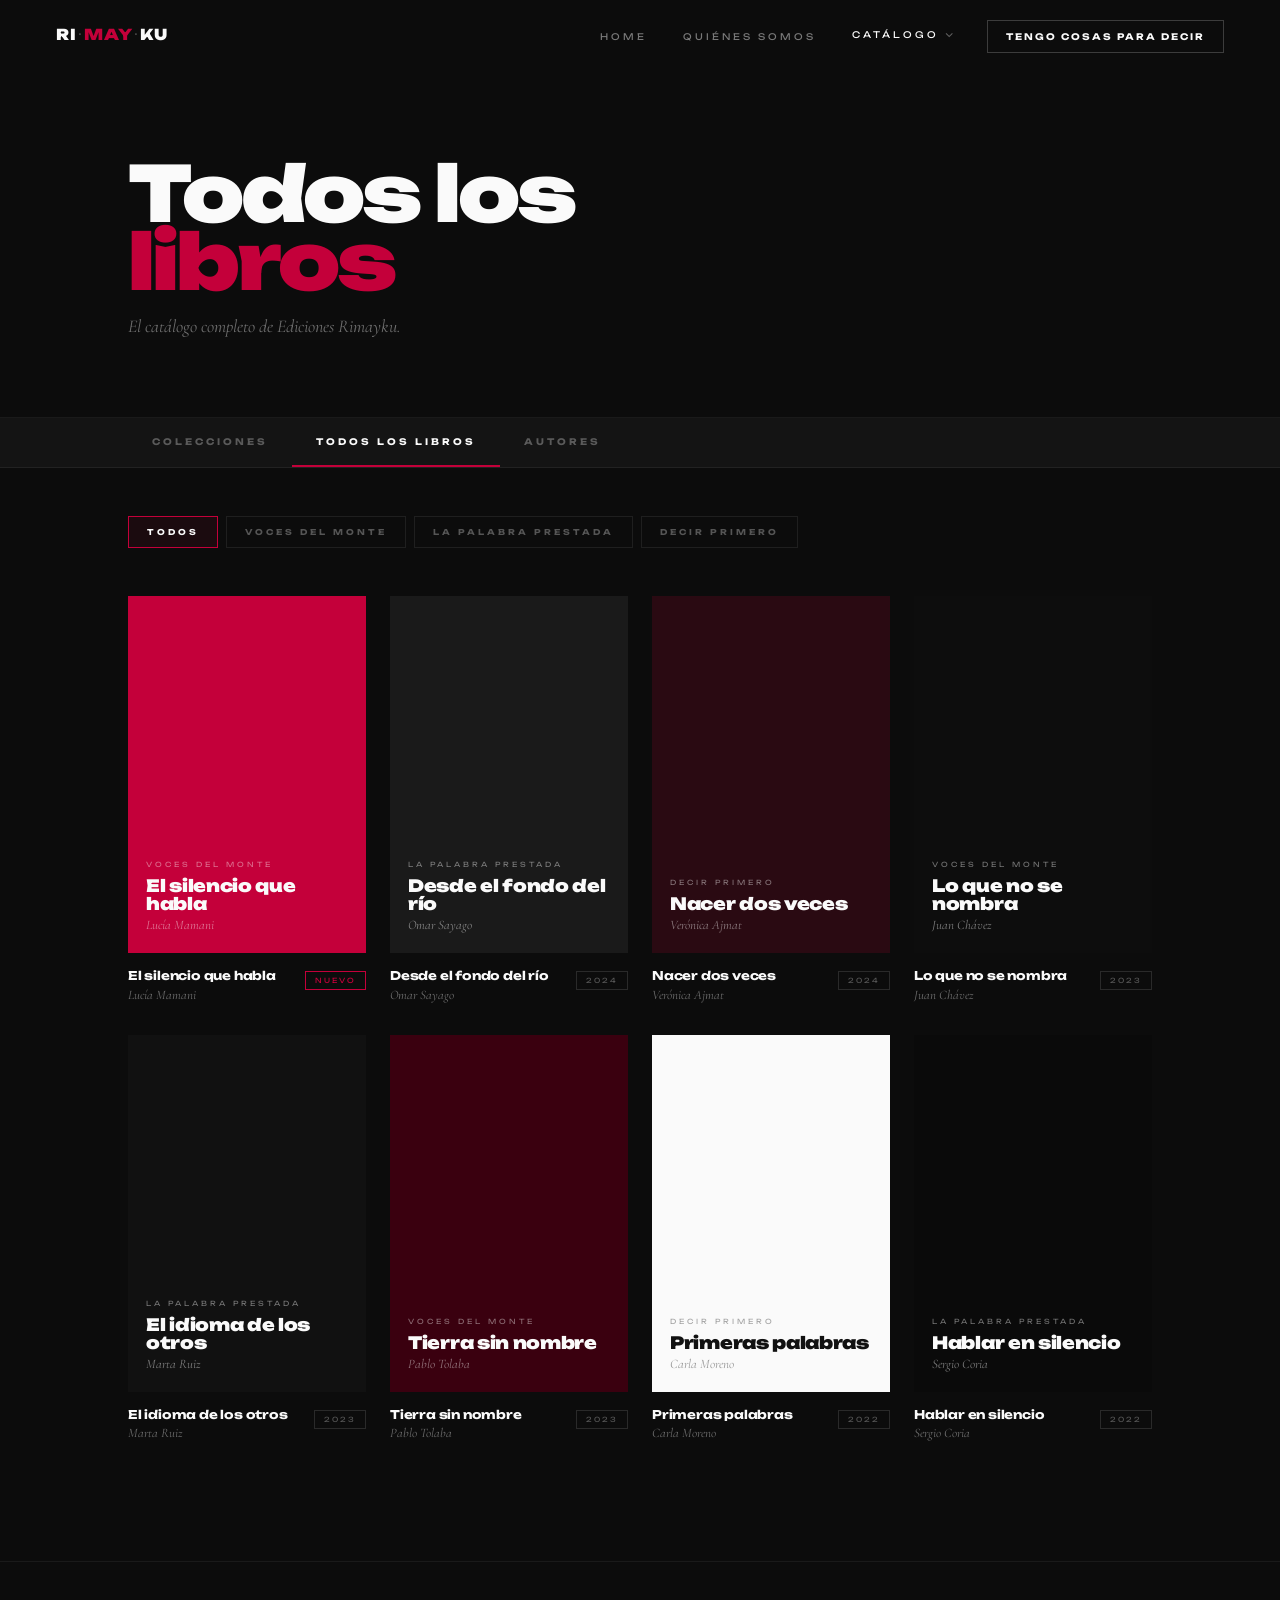
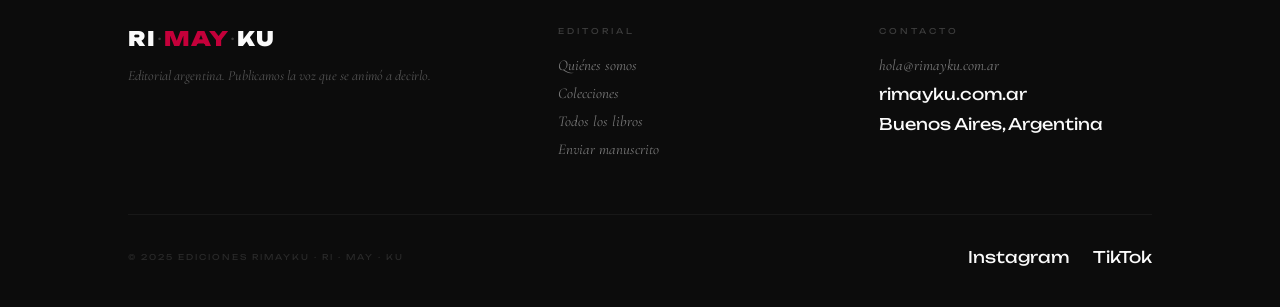
<file: catalogo/libros.html>
<!DOCTYPE html>
<html lang="es">
<head>
<meta charset="UTF-8">
<meta name="viewport" content="width=device-width, initial-scale=1.0">
<title>Todos los libros — Ediciones Rimayku</title>
<meta name="description" content="Catálogo completo de Ediciones Rimayku. Narrativa, poesía y ensayo de voces argentinas e iberoamericanas.">
<meta property="og:type"        content="website">
<meta property="og:url"         content="https://rimayku.com.ar/catalogo/libros.html">
<meta property="og:title"       content="Todos los libros — Ediciones Rimayku">
<meta property="og:description" content="Catálogo completo de Ediciones Rimayku. Narrativa, poesía y ensayo.">
<meta property="og:image"       content="https://rimayku.com.ar/favicon.png">
<meta name="twitter:card"       content="summary">
<link rel="canonical"           href="https://rimayku.com.ar/catalogo/libros.html">
<link rel="icon" type="image/png" href="../favicon.png">
<link rel="shortcut icon" href="../favicon.ico">
<link href="https://fonts.googleapis.com/css2?family=Unbounded:wght@300;400;700;900&family=Cormorant+Garamond:ital,wght@0,300;1,300;1,400&display=swap" rel="stylesheet">
<link rel="stylesheet" href="../styles.css">
<style>
.libros-section {
  padding: 48px 10vw 120px;
}

/* Filtros */
.libros-filtros {
  display: flex;
  gap: 8px;
  flex-wrap: wrap;
  margin-bottom: 48px;
}

.filtro-btn {
  font-family: var(--ub);
  font-size: 8px; font-weight: 700;
  letter-spacing: 3px; text-transform: uppercase;
  color: rgba(255,255,255,0.3);
  background: none;
  border: 1px solid rgba(255,255,255,0.08);
  padding: 10px 18px;
  cursor: pointer;
  transition: all 0.2s;
}
.filtro-btn:hover {
  color: var(--b);
  border-color: rgba(255,255,255,0.2);
}
.filtro-btn.active {
  color: var(--b);
  border-color: var(--c);
  background: rgba(196,0,58,0.08);
}

/* Grid de libros */
.libros-grid {
  display: grid;
  grid-template-columns: repeat(4, 1fr);
  gap: 32px 24px;
}

.libro-card {
  display: flex;
  flex-direction: column;
  cursor: default;
}
.libro-card.hidden { display: none; }

.libro-cover {
  aspect-ratio: 2/3;
  position: relative;
  overflow: hidden;
  margin-bottom: 16px;
}

.libro-cover-inner {
  position: absolute; inset: 0;
  display: flex;
  flex-direction: column;
  justify-content: flex-end;
  padding: 20px 18px;
  transition: transform 0.4s ease;
}
.libro-card:hover .libro-cover-inner { transform: scale(1.03); }

.libro-coleccion {
  font-size: 7px; letter-spacing: 3px;
  text-transform: uppercase;
  margin-bottom: 8px;
}

.libro-titulo-cover {
  font-family: var(--ub);
  font-weight: 900;
  font-size: 17px; letter-spacing: -0.3px;
  line-height: 1.05; margin-bottom: 4px;
}

.libro-autor-cover {
  font-family: var(--cg);
  font-size: 13px; font-style: italic;
  opacity: 0.7;
}

.libro-meta {
  display: flex;
  justify-content: space-between;
  align-items: flex-start;
  gap: 8px;
}

.libro-info {}
.libro-titulo-small {
  font-family: var(--ub);
  font-size: 12px; font-weight: 700;
  letter-spacing: -0.2px;
  color: var(--b); margin-bottom: 3px;
  line-height: 1.2;
}
.libro-autor-small {
  font-family: var(--cg);
  font-size: 13px; font-style: italic;
  color: rgba(255,255,255,0.4);
}

.libro-badge {
  font-size: 7px; letter-spacing: 2px;
  text-transform: uppercase;
  padding: 4px 9px;
  border: 1px solid rgba(255,255,255,0.12);
  color: rgba(255,255,255,0.3);
  white-space: nowrap;
  flex-shrink: 0;
  margin-top: 2px;
}
.libro-badge.nuevo { border-color: var(--c); color: var(--c); }

/* Sin resultados */
.libros-empty {
  display: none;
  grid-column: 1 / -1;
  text-align: center;
  padding: 80px 0;
}
.libros-empty.visible { display: block; }
.libros-empty p {
  font-family: var(--cg);
  font-size: 18px; font-style: italic;
  color: rgba(255,255,255,0.3);
}

@media (max-width: 1100px) {
  .libros-grid { grid-template-columns: repeat(3, 1fr); }
}
@media (max-width: 900px) {
  .libros-section { padding: 40px 6vw 80px; }
  .libros-grid { grid-template-columns: repeat(2, 1fr); gap: 24px 16px; }
}
@media (max-width: 480px) {
  .libros-grid { grid-template-columns: 1fr 1fr; gap: 20px 12px; }
}
</style>
<script id="jsonld-catalog" type="application/ld+json">{"@context":"https://schema.org","@type":"ItemList","name":"Catálogo — Ediciones Rimayku","url":"https://rimayku.com.ar/catalogo/libros.html","itemListElement":[]}</script>
</head>
<body>

<!-- ══ MOBILE MENU ══ -->
<div class="mobile-menu" id="mobileMenu">
  <span class="mobile-close" id="mobileClose">✕</span>
  <a href="../index.html" onclick="closeMobile()">Home</a>
  <a href="../index.html#quienes" onclick="closeMobile()">Quiénes somos</a>
  <a href="colecciones.html" onclick="closeMobile()">Colecciones</a>
  <a href="libros.html" onclick="closeMobile()">Todos los libros</a>
  <a href="autores.html" onclick="closeMobile()">Autores</a>
  <a href="../index.html#manuscrito" onclick="closeMobile()">Tengo cosas para decir</a>
</div>

<!-- ══ NAV ══ -->
<nav id="nav" class="scrolled">
  <a href="../index.html" class="nav-logo">
    <span class="sil">RI</span><span class="sil-dot">·</span><span class="sil-accent">MAY</span><span class="sil-dot">·</span><span class="sil">KU</span>
  </a>
  <ul class="nav-links">
    <li><a href="../index.html">Home</a></li>
    <li><a href="../index.html#quienes">Quiénes somos</a></li>
    <li class="nav-item-dropdown" id="dropdownItem">
      <a href="colecciones.html" class="dropdown-toggle active" id="dropdownToggle">
        Catálogo <span class="dropdown-arrow"></span>
      </a>
      <div class="dropdown-menu" id="dropdownMenu">
        <a href="colecciones.html">Colecciones</a>
        <a href="libros.html" class="active">Todos los libros</a>
        <a href="autores.html">Autores</a>
      </div>
    </li>
    <li><a href="../index.html#manuscrito" class="nav-cta">Tengo cosas para decir</a></li>
  </ul>
  <div class="nav-hamburger" id="hamburger">
    <span></span><span></span><span></span>
  </div>
</nav>

<!-- ══ PAGE HERO ══ -->
<div class="page-hero">
  <h1 class="reveal">Todos los<br><em>libros</em></h1>
  <p class="reveal reveal-d1">El catálogo completo de Ediciones Rimayku.</p>
</div>

<!-- ══ SUB-NAV ══ -->
<div class="catalog-subnav">
  <a href="colecciones.html">Colecciones</a>
  <a href="libros.html" class="active">Todos los libros</a>
  <a href="autores.html">Autores</a>
</div>

<!-- ══ LIBROS ══ -->
<div class="libros-section">

  <!-- Filtros -->
  <div class="libros-filtros reveal">
    <button class="filtro-btn active" data-filtro="todos" onclick="filtrar(this)">Todos</button>
    <button class="filtro-btn" data-filtro="voces-del-monte" onclick="filtrar(this)">Voces del monte</button>
    <button class="filtro-btn" data-filtro="la-palabra-prestada" onclick="filtrar(this)">La palabra prestada</button>
    <button class="filtro-btn" data-filtro="decir-primero" onclick="filtrar(this)">Decir primero</button>
  </div>

  <div class="libros-grid" id="librosGrid">
    <p class="libros-empty visible" id="librosLoading" style="color:rgba(255,255,255,0.2);font-family:'Cormorant Garamond',serif;font-style:italic;">Cargando catálogo…</p>
  </div>
</div>

<!-- ══ FOOTER ══ -->
<footer>
  <div class="footer-top">
    <div>
      <div class="footer-logo">
        <span class="sil">RI</span><span class="sil-dot">·</span><span class="sil-accent">MAY</span><span class="sil-dot">·</span><span class="sil">KU</span>
      </div>
      <div class="footer-tagline">Editorial argentina. Publicamos la voz que se animó a decirlo.</div>
    </div>
    <div>
      <div class="footer-col-title">Editorial</div>
      <div class="footer-links">
        <a href="../index.html#quienes">Quiénes somos</a>
        <a href="colecciones.html">Colecciones</a>
        <a href="libros.html">Todos los libros</a>
        <a href="../index.html#manuscrito">Enviar manuscrito</a>
      </div>
    </div>
    <div>
      <div class="footer-col-title">Contacto</div>
      <div class="footer-links">
        <a href="mailto:hola@rimayku.com.ar">hola@rimayku.com.ar</a>
        <span class="footer-links">rimayku.com.ar</span>
        <span class="footer-links">Buenos Aires, Argentina</span>
      </div>
    </div>
  </div>
  <div class="footer-bottom">
    <div class="footer-copy">© 2025 Ediciones Rimayku · Ri · may · ku</div>
    <div class="footer-social">
      <span>Instagram</span>
      <span>TikTok</span>
    </div>
  </div>
</footer>

<script src="../js/site.js"></script>
<script>
// Catálogo desde JSON
const COL_LABELS = {
  'voces-del-monte':    'Voces del monte',
  'la-palabra-prestada':'La palabra prestada',
  'decir-primero':      'Decir primero'
};
const DELAYS = ['', 'reveal-d1', 'reveal-d2', 'reveal-d3'];

function renderLibros(items) {
  // JSON-LD para Google
  const jsonld = document.getElementById('jsonld-catalog');
  if (jsonld) {
    const data = {
      '@context': 'https://schema.org',
      '@type': 'ItemList',
      name: 'Catálogo — Ediciones Rimayku',
      url: 'https://rimayku.com.ar/catalogo/libros.html',
      itemListElement: items.map((l, i) => ({
        '@type': 'ListItem',
        position: i + 1,
        item: {
          '@type': 'Book',
          name: l.titulo,
          author: { '@type': 'Person', name: l.autor },
          publisher: { '@type': 'Organization', name: 'Ediciones Rimayku' },
          inLanguage: 'es',
          datePublished: l.anio,
        }
      }))
    };
    jsonld.textContent = JSON.stringify(data);
  }

  const grid = document.getElementById('librosGrid');
  const loading = document.getElementById('librosLoading');
  if (loading) loading.remove();
  const cards = items.map((l, i) => {
    const blanco = l.color_texto === '#FAFAFA';
    const colAlpha = blanco ? 'rgba(255,255,255,0.4)' : 'rgba(17,17,17,0.35)';
    const autAlpha = blanco ? 'rgba(255,255,255,0.65)' : 'rgba(17,17,17,0.6)';
    const badge = l.nuevo
      ? '<div class="libro-badge nuevo">Nuevo</div>'
      : `<div class="libro-badge">${l.anio}</div>`;
    return `
      <div class="libro-card reveal ${DELAYS[i % 4]}" data-coleccion="${l.coleccion}">
        <div class="libro-cover">
          <div class="libro-cover-inner" style="background:${l.color_fondo};">
            <div class="libro-coleccion" style="color:${colAlpha};">${COL_LABELS[l.coleccion]}</div>
            <div class="libro-titulo-cover" style="color:${l.color_texto};">${l.titulo}</div>
            <div class="libro-autor-cover" style="color:${autAlpha};">${l.autor}</div>
          </div>
        </div>
        <div class="libro-meta">
          <div class="libro-info">
            <div class="libro-titulo-small">${l.titulo}</div>
            <div class="libro-autor-small">${l.autor}</div>
          </div>
          ${badge}
        </div>
      </div>`;
  }).join('');
  grid.innerHTML = cards + '<div class="libros-empty" id="librosEmpty"><p>No hay libros en esta colección todavía.</p></div>';
  grid.querySelectorAll('.reveal').forEach(el => observer.observe(el));
}

function filtrar(btn) {
  document.querySelectorAll('.filtro-btn').forEach(b => b.classList.remove('active'));
  btn.classList.add('active');
  const filtro = btn.dataset.filtro;
  let visible = 0;
  document.querySelectorAll('.libro-card[data-coleccion]').forEach(card => {
    const show = filtro === 'todos' || card.dataset.coleccion === filtro;
    card.classList.toggle('hidden', !show);
    if (show) visible++;
  });
  document.getElementById('librosEmpty').classList.toggle('visible', visible === 0);
}

fetch('../content/libros.json')
  .then(r => r.json())
  .then(data => renderLibros(data.items))
  .catch(() => {
    document.getElementById('librosGrid').innerHTML =
      '<p class="libros-empty visible">No se pudo cargar el catálogo.</p>';
  });
</script>
</body>
</html>
</file>
<file: styles.css>
/* ── VARIABLES ── */
:root {
  --c: #C4003A;
  --n: #111111;
  --b: #FAFAFA;
  --night: #0C0C0C;
  --ub: 'Unbounded', sans-serif;
  --cg: 'Cormorant Garamond', serif;
}

*, *::before, *::after { margin: 0; padding: 0; box-sizing: border-box; }
html { scroll-behavior: smooth; }
body {
  background: var(--night);
  color: var(--b);
  font-family: var(--ub);
  overflow-x: hidden;
  cursor: default;
}

/* ── NAV ── */
nav {
  position: fixed;
  top: 0; left: 0; right: 0;
  z-index: 100;
  display: flex;
  align-items: center;
  justify-content: space-between;
  padding: 24px 56px;
  transition: background 0.4s ease, padding 0.4s ease;
}
nav.scrolled {
  background: rgba(12,12,12,0.96);
  padding: 16px 56px;
  backdrop-filter: blur(16px);
  -webkit-backdrop-filter: blur(16px);
  border-bottom: 1px solid rgba(255,255,255,0.05);
}

/* Logo silábico */
.nav-logo {
  font-family: var(--ub);
  font-weight: 900;
  font-size: 15px;
  letter-spacing: 1px;
  text-decoration: none;
  color: var(--b);
  display: flex;
  align-items: center;
  gap: 0;
  line-height: 1;
}
.nav-logo .sil { color: var(--b); }
.nav-logo .sil-accent { color: var(--c); }
.nav-logo .sil-dot { color: rgba(255,255,255,0.25); font-weight: 300; margin: 0 1px; }

.nav-links {
  display: flex;
  align-items: center;
  gap: 36px;
  list-style: none;
}
.nav-links > li > a {
  font-family: var(--ub);
  font-size: 9px;
  font-weight: 400;
  letter-spacing: 3px;
  text-transform: uppercase;
  text-decoration: none;
  color: rgba(255,255,255,0.45);
  transition: color 0.2s;
}
.nav-links > li > a:hover,
.nav-links > li > a.active { color: var(--b); }

/* Dropdown — click-based */
.nav-item-dropdown { position: relative; }

.dropdown-toggle {
  display: flex;
  align-items: center;
  gap: 7px;
  cursor: pointer;
  user-select: none;
}
.dropdown-arrow {
  width: 5px; height: 5px;
  border-right: 1.5px solid rgba(255,255,255,0.35);
  border-bottom: 1.5px solid rgba(255,255,255,0.35);
  transform: rotate(45deg) translateY(-1px);
  transition: transform 0.25s;
  flex-shrink: 0;
}
.nav-item-dropdown.open .dropdown-arrow {
  transform: rotate(-135deg) translateY(-1px);
}

.dropdown-menu {
  position: absolute;
  top: calc(100% + 20px);
  left: 50%;
  transform: translateX(-50%) translateY(-6px);
  background: rgba(10,10,10,0.98);
  border: 1px solid rgba(255,255,255,0.08);
  min-width: 200px;
  opacity: 0;
  pointer-events: none;
  transition: opacity 0.2s ease, transform 0.2s ease;
  backdrop-filter: blur(12px);
}
.nav-item-dropdown.open .dropdown-menu {
  opacity: 1;
  pointer-events: all;
  transform: translateX(-50%) translateY(0);
}
.dropdown-menu a {
  display: block;
  padding: 14px 22px;
  font-family: var(--ub);
  font-size: 8px;
  font-weight: 400;
  letter-spacing: 3px;
  text-transform: uppercase;
  text-decoration: none;
  color: rgba(255,255,255,0.45);
  border-bottom: 1px solid rgba(255,255,255,0.05);
  transition: color 0.2s, background 0.2s;
}
.dropdown-menu a:last-child { border-bottom: none; }
.dropdown-menu a:hover { color: var(--b); background: rgba(196,0,58,0.08); }
.dropdown-menu a.active { color: var(--c); }

/* CTA nav button */
.nav-cta {
  font-family: var(--ub) !important;
  font-size: 9px !important;
  font-weight: 700 !important;
  letter-spacing: 2px !important;
  text-transform: uppercase;
  text-decoration: none;
  color: var(--b) !important;
  border: 1px solid rgba(255,255,255,0.2);
  padding: 10px 18px;
  transition: background 0.2s, border-color 0.2s !important;
}
.nav-cta:hover { background: var(--c) !important; border-color: var(--c) !important; }

/* Hamburger */
.nav-hamburger {
  display: none;
  flex-direction: column;
  gap: 5px;
  cursor: pointer;
  padding: 4px;
}
.nav-hamburger span {
  display: block; width: 24px; height: 1px;
  background: rgba(255,255,255,0.6);
  transition: all 0.3s;
}

/* ── MOBILE MENU ── */
.mobile-menu {
  display: none;
  position: fixed;
  inset: 0;
  background: var(--night);
  z-index: 99;
  flex-direction: column;
  justify-content: center;
  align-items: center;
  gap: 28px;
  opacity: 0;
  pointer-events: none;
  transition: opacity 0.3s;
}
.mobile-menu.open { display: flex; opacity: 1; pointer-events: all; }
.mobile-menu a {
  font-family: var(--ub);
  font-size: 11px; font-weight: 700;
  letter-spacing: 4px; text-transform: uppercase;
  text-decoration: none; color: rgba(255,255,255,0.45);
  transition: color 0.2s;
}
.mobile-menu a:hover { color: var(--b); }
.mobile-close {
  position: absolute; top: 24px; right: 56px;
  cursor: pointer; font-size: 22px;
  color: rgba(255,255,255,0.35); transition: color 0.2s;
}
.mobile-close:hover { color: var(--b); }

/* ── FOOTER ── */
footer {
  background: var(--night);
  border-top: 1px solid rgba(255,255,255,0.06);
  padding: 64px 10vw 40px;
}
.footer-top {
  display: grid;
  grid-template-columns: 1.4fr 1fr 1fr;
  gap: 48px;
  margin-bottom: 56px;
}
.footer-logo {
  font-family: var(--ub);
  font-weight: 900;
  font-size: 20px;
  letter-spacing: 1px;
  margin-bottom: 14px;
  display: flex; align-items: center; gap: 0;
}
.footer-logo .sil { color: var(--b); }
.footer-logo .sil-accent { color: var(--c); }
.footer-logo .sil-dot { color: rgba(255,255,255,0.2); font-weight: 300; margin: 0 1px; }
.footer-tagline {
  font-family: var(--cg);
  font-size: 14px; font-style: italic;
  color: rgba(255,255,255,0.3); line-height: 1.6;
}
.footer-col-title {
  font-size: 8px; letter-spacing: 3px; text-transform: uppercase;
  color: rgba(255,255,255,0.2); margin-bottom: 20px;
}
.footer-links { display: flex; flex-direction: column; gap: 10px; }
.footer-links a {
  font-family: var(--cg);
  font-size: 15px; font-style: italic;
  color: rgba(255,255,255,0.45); text-decoration: none;
  transition: color 0.2s;
}
.footer-links a:hover { color: var(--b); }
.footer-bottom {
  display: flex; justify-content: space-between; align-items: center;
  padding-top: 32px;
  border-top: 1px solid rgba(255,255,255,0.05);
}
.footer-copy {
  font-size: 8px; letter-spacing: 2px; text-transform: uppercase;
  color: rgba(255,255,255,0.12);
}
.footer-social { display: flex; gap: 24px; }
.footer-social a {
  font-size: 9px; letter-spacing: 2px; text-transform: uppercase;
  color: rgba(255,255,255,0.2); text-decoration: none; transition: color 0.2s;
}
.footer-social a:hover { color: var(--c); }

/* ── ANIMATIONS ── */
@keyframes fadeUp {
  from { opacity: 0; transform: translateY(24px); }
  to   { opacity: 1; transform: translateY(0); }
}
@keyframes scrollPulse {
  0%, 100% { opacity: 0.2; transform: scaleY(1); }
  50%       { opacity: 0.6; transform: scaleY(1.3); }
}

.reveal {
  opacity: 0;
  transform: translateY(28px);
  transition: opacity 0.7s ease, transform 0.7s ease;
}
.reveal.visible { opacity: 1; transform: translateY(0); }
.reveal-d1 { transition-delay: 0.1s; }
.reveal-d2 { transition-delay: 0.2s; }
.reveal-d3 { transition-delay: 0.3s; }

/* ── SECTION LABELS ── */
.section-label {
  font-size: 8px; letter-spacing: 4px; text-transform: uppercase;
  color: rgba(255,255,255,0.2); display: block; margin-bottom: 14px;
}

/* ── DECORATIVE R (hero + manuscrito) ── */
.deco-r::before {
  content: 'R';
  position: absolute;
  font-family: var(--ub);
  font-weight: 900;
  line-height: 1;
  pointer-events: none;
}

/* ── PAGE HERO (catalog pages) ── */
.page-hero {
  padding: 160px 10vw 80px;
  border-bottom: 1px solid rgba(255,255,255,0.06);
}
.page-hero h1 {
  font-family: var(--ub);
  font-size: clamp(40px,6vw,80px);
  font-weight: 900;
  letter-spacing: -3px;
  line-height: 0.88;
  color: var(--b);
  margin-bottom: 20px;
}
.page-hero h1 em { font-style: normal; color: var(--c); }
.page-hero p {
  font-family: var(--cg);
  font-size: 18px; font-style: italic;
  color: rgba(255,255,255,0.4);
  max-width: 420px;
}

/* ── CATALOG SUB-NAV ── */
.catalog-subnav {
  background: rgba(255,255,255,0.03);
  border-bottom: 1px solid rgba(255,255,255,0.06);
  padding: 0 10vw;
  display: flex;
  gap: 0;
}
.catalog-subnav a {
  display: block;
  font-family: var(--ub);
  font-size: 9px; font-weight: 700;
  letter-spacing: 3px; text-transform: uppercase;
  text-decoration: none;
  color: rgba(255,255,255,0.3);
  padding: 18px 24px;
  border-bottom: 2px solid transparent;
  transition: color 0.2s, border-color 0.2s;
}
.catalog-subnav a:hover { color: var(--b); }
.catalog-subnav a.active { color: var(--b); border-bottom-color: var(--c); }

/* ── RESPONSIVE ── */
@media (max-width: 900px) {
  nav { padding: 20px 24px; }
  nav.scrolled { padding: 14px 24px; }
  .nav-links { display: none; }
  .nav-hamburger { display: flex; }
  .mobile-close { right: 24px; }

  .footer-top { grid-template-columns: 1fr; gap: 32px; }
  .footer-bottom { flex-direction: column; gap: 16px; text-align: center; }

  .page-hero { padding: 120px 6vw 56px; }
  .catalog-subnav { padding: 0 6vw; }
}
</file>
